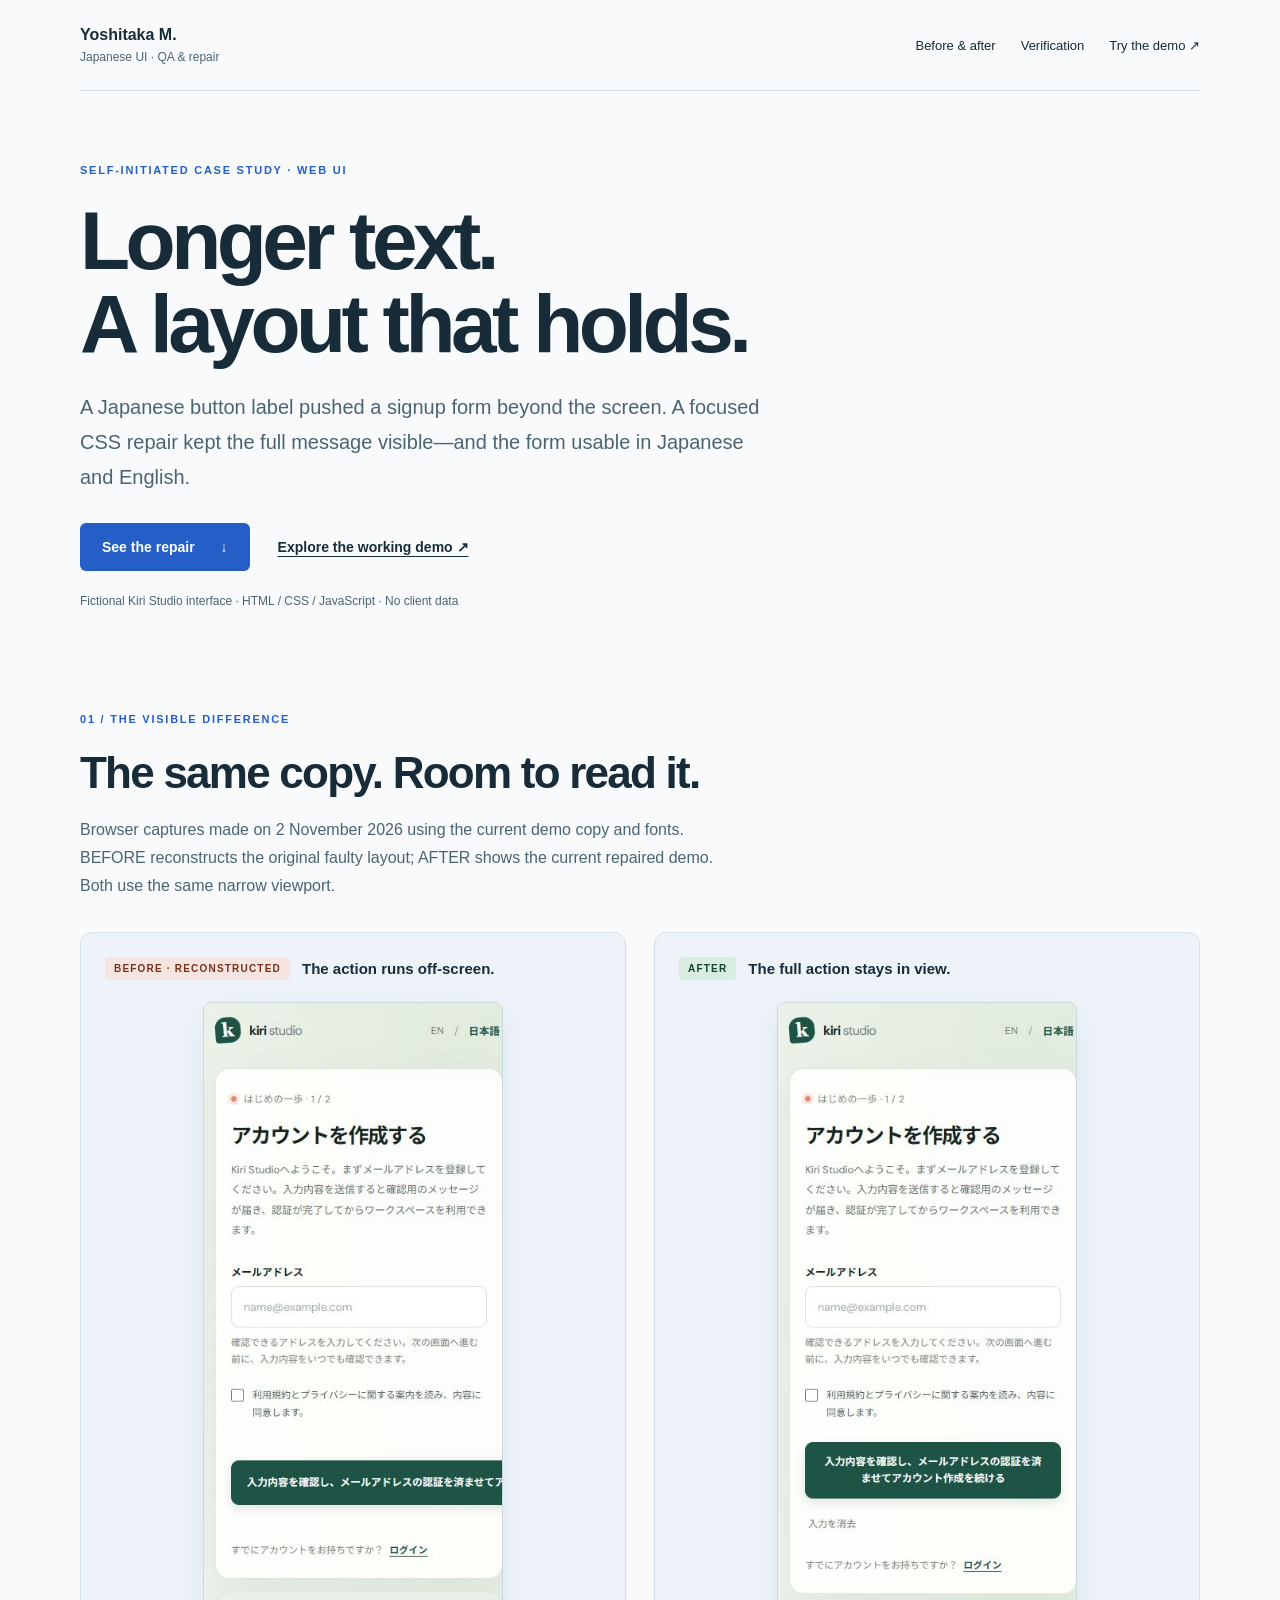
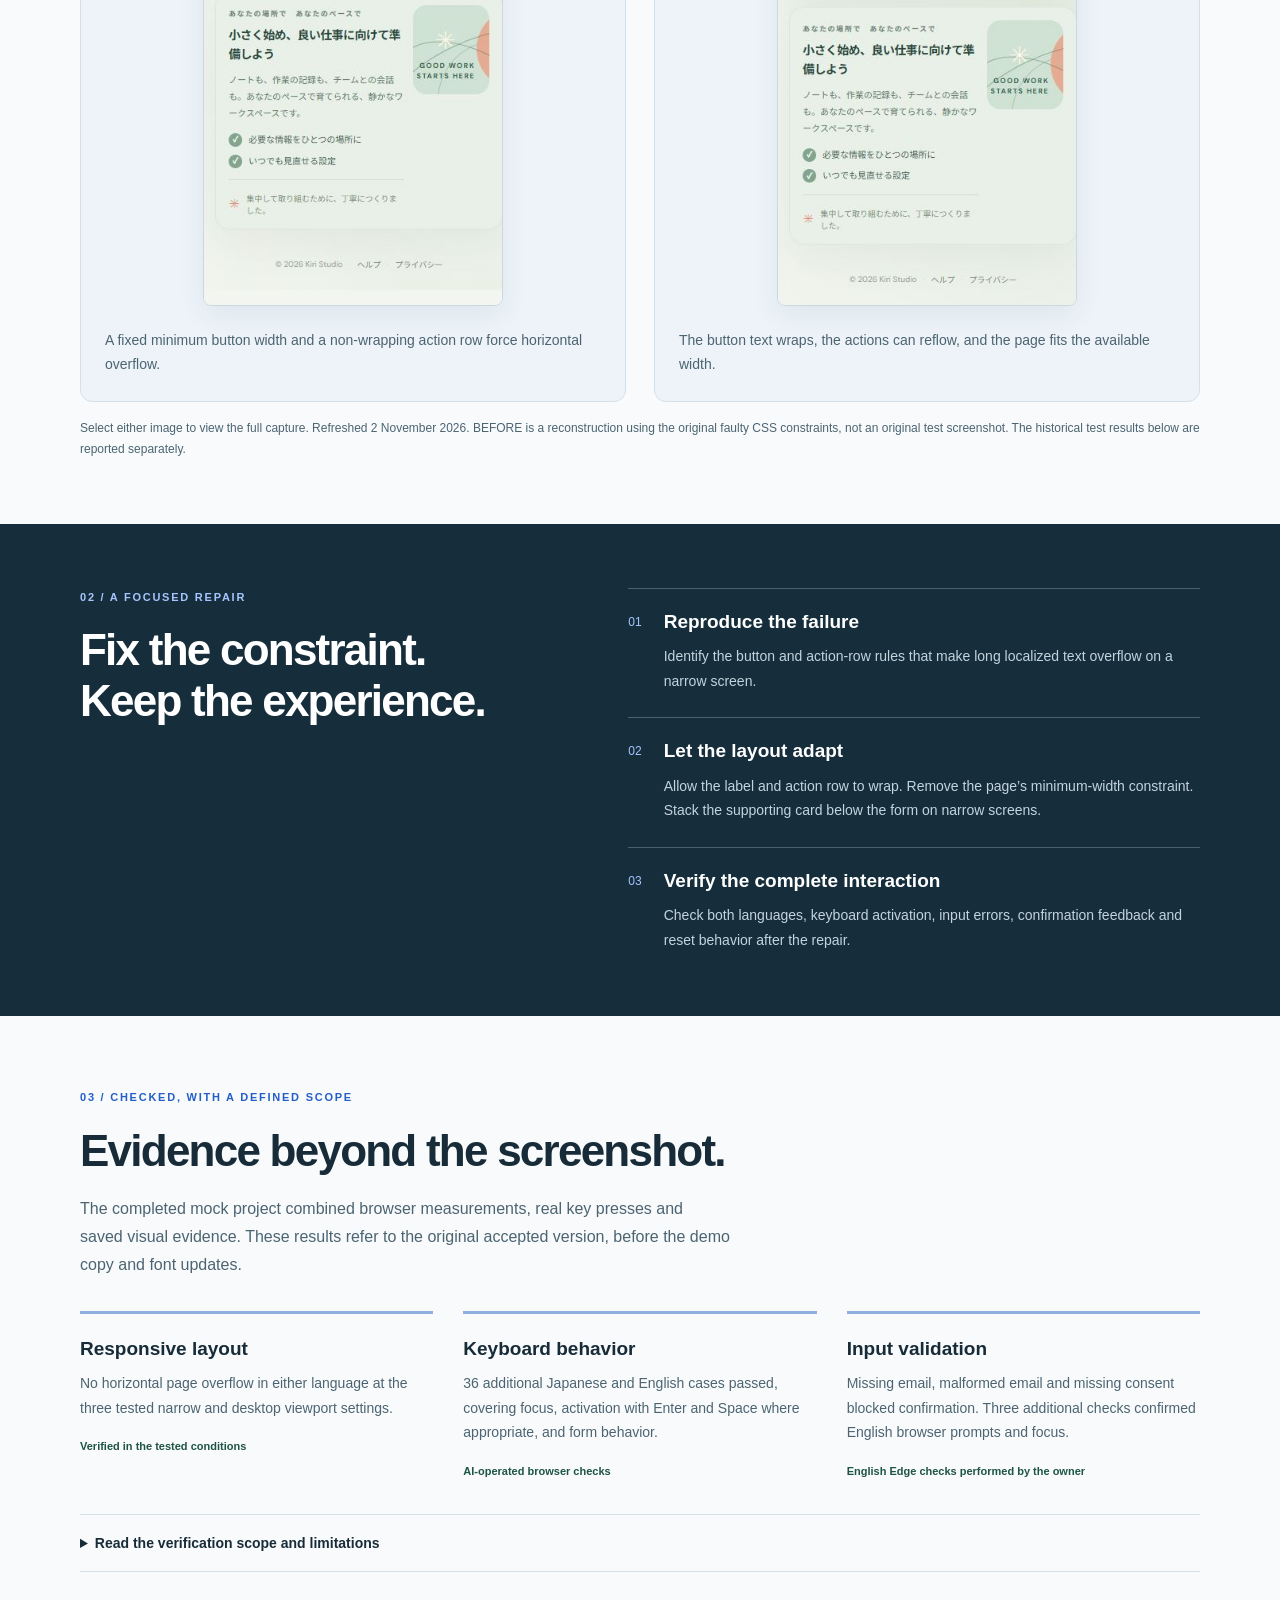
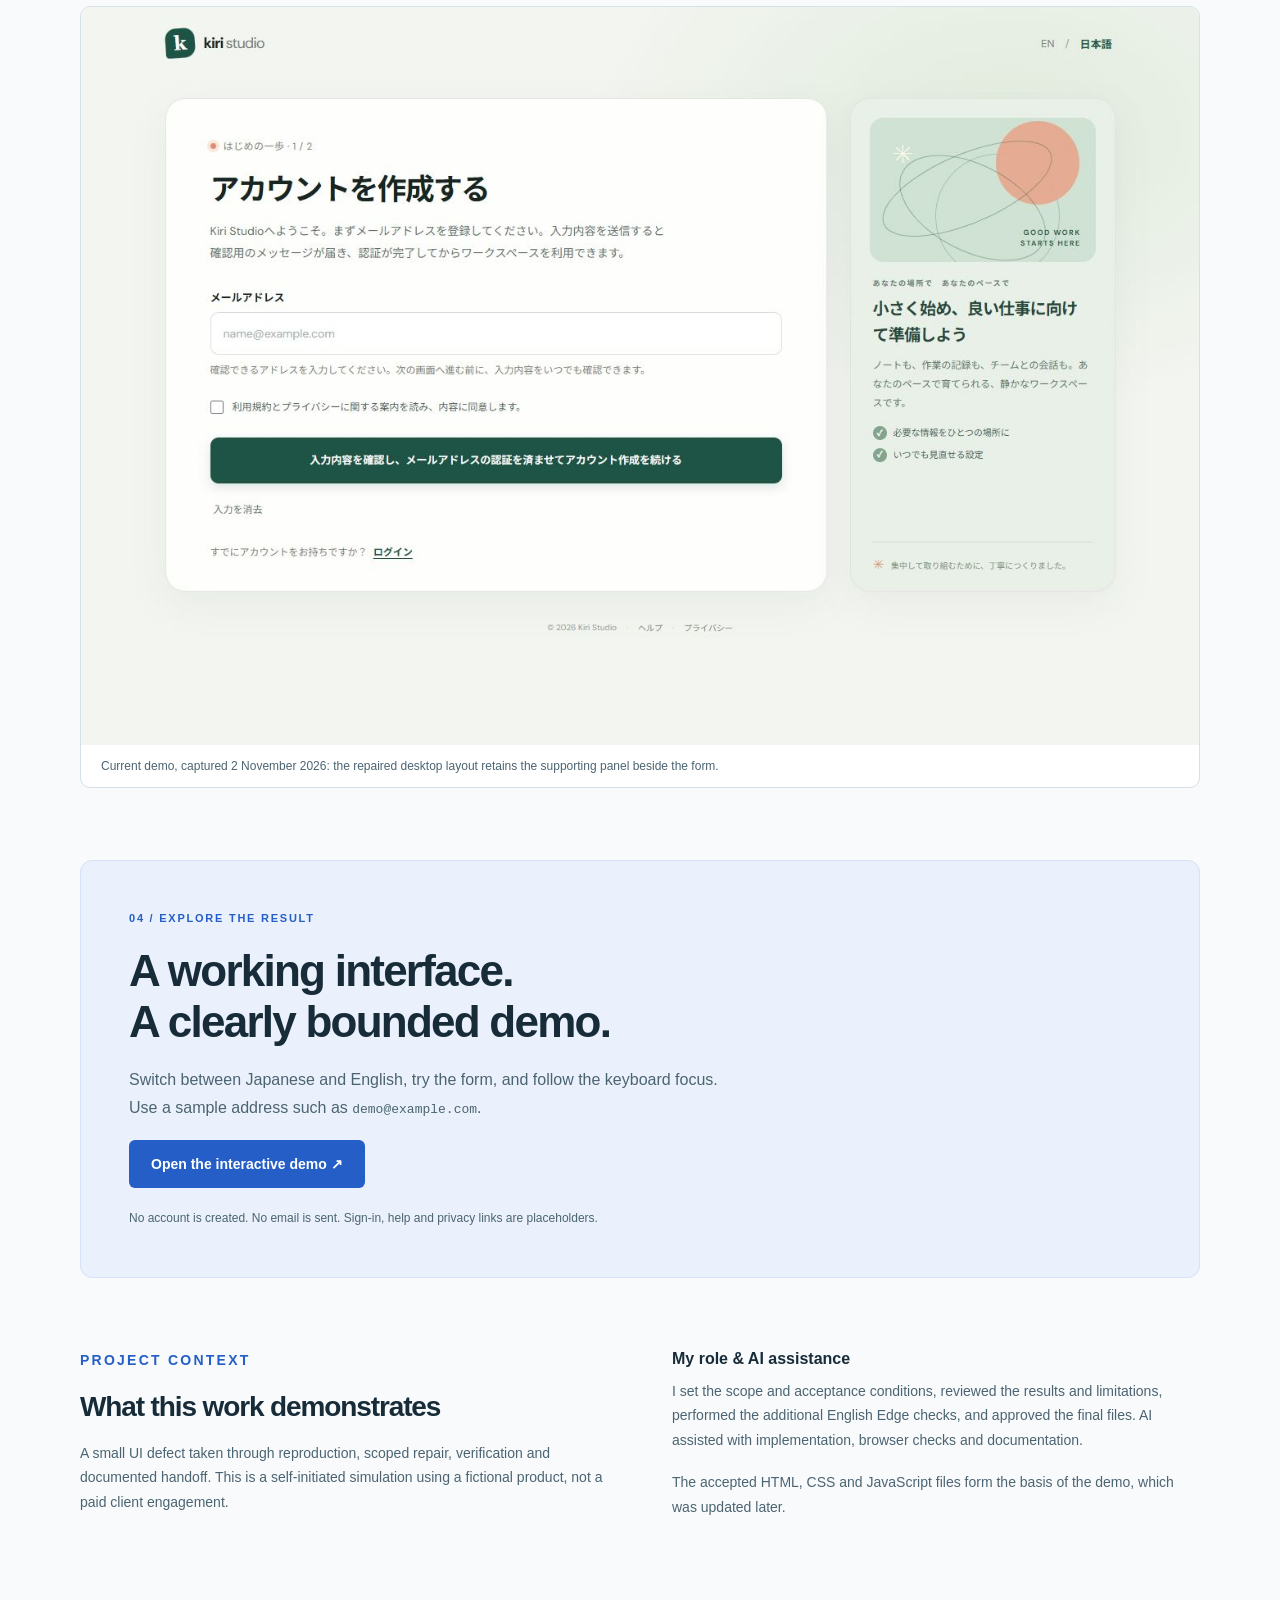
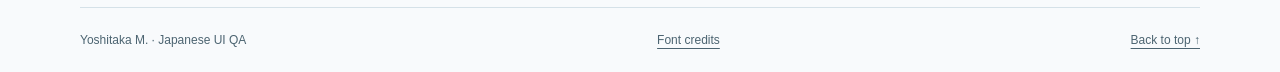
<file: index.html>
<!doctype html>
<html lang="en"><head><meta charset="utf-8"><meta name="viewport" content="width=device-width, initial-scale=1"><meta name="description" content="A Japanese and English UI repair case study: fixing a button that overflowed on narrow screens, with before-and-after evidence and a working demo."><title>Japanese UI Repair — Yoshitaka M.</title><link rel="stylesheet" href="styles.css"><script src="app.js" defer></script></head>
<body><a class="skip" href="#main">Skip to content</a><header class="header wrap"><a class="identity" href="#top">Yoshitaka M.<span>Japanese UI · QA &amp; repair</span></a><nav aria-label="Sections"><a href="#comparison">Before &amp; after</a><a href="#verification">Verification</a><a href="demo.html">Try the demo <span aria-hidden="true">↗</span></a></nav></header>
<main id="main"><section class="hero wrap" id="top"><p class="eyebrow">SELF-INITIATED CASE STUDY · WEB UI</p><h1>Longer text.<br>A layout that holds.</h1><p class="lead">A Japanese button label pushed a signup form beyond the screen. A focused CSS repair kept the full message visible—and the form usable in Japanese and English.</p><div class="hero-actions"><a class="button" href="#comparison">See the repair <span aria-hidden="true">↓</span></a><a class="text-link" href="demo.html">Explore the working demo ↗</a></div><p class="note">Fictional Kiri Studio interface · HTML / CSS / JavaScript · No client data</p></section>
<section class="comparison wrap" id="comparison" aria-labelledby="comparison-title"><div class="section-heading"><p class="eyebrow">01 / THE VISIBLE DIFFERENCE</p><h2 id="comparison-title">The same copy.<br> Room to read it.</h2><p>Browser captures made on 2 November 2026 using the current demo copy and fonts. BEFORE reconstructs the original faulty layout; AFTER shows the current repaired demo. Both use the same narrow viewport.</p></div><div class="comparison-grid"><figure><figcaption><span class="tag before">BEFORE · RECONSTRUCTED</span><strong>The action runs off-screen.</strong></figcaption><a class="capture" href="assets/before-390-20261102.jpg" aria-label="Open the full before screenshot"><img src="assets/before-390-20261102.jpg" alt="Reconstructed original layout with current Japanese copy and fonts: the long primary button extends past the right edge." width="375" height="1134"></a><p>A fixed minimum button width and a non-wrapping action row force horizontal overflow.</p></figure><figure><figcaption><span class="tag after">AFTER</span><strong>The full action stays in view.</strong></figcaption><a class="capture" href="assets/after-390-20261102.jpg" aria-label="Open the full after screenshot"><img src="assets/after-390-20261102.jpg" alt="The current repaired Japanese form: the full primary action wraps within the card, with the reset action beneath." width="375" height="1134"></a><p>The button text wraps, the actions can reflow, and the page fits the available width.</p></figure></div><p class="caption">Select either image to view the full capture. Refreshed 2 November 2026. BEFORE is a reconstruction using the original faulty CSS constraints, not an original test screenshot. The historical test results below are reported separately.</p></section>
<section class="repair-band"><div class="wrap repair"><div><p class="eyebrow">02 / A FOCUSED REPAIR</p><h2>Fix the constraint.<br>Keep the experience.</h2></div><div class="steps"><article><span>01</span><div><h3>Reproduce the failure</h3><p>Identify the button and action-row rules that make long localized text overflow on a narrow screen.</p></div></article><article><span>02</span><div><h3>Let the layout adapt</h3><p>Allow the label and action row to wrap. Remove the page’s minimum-width constraint. Stack the supporting card below the form on narrow screens.</p></div></article><article><span>03</span><div><h3>Verify the complete interaction</h3><p>Check both languages, keyboard activation, input errors, confirmation feedback and reset behavior after the repair.</p></div></article></div></div></section>
<section class="wrap results" id="verification"><div class="section-heading"><p class="eyebrow">03 / CHECKED, WITH A DEFINED SCOPE</p><h2>Evidence beyond the screenshot.</h2><p>The completed mock project combined browser measurements, real key presses and saved visual evidence. These results refer to the original accepted version, before the demo copy and font updates.</p></div><div class="results-list"><article><h3>Responsive layout</h3><p>No horizontal page overflow in either language at the three tested narrow and desktop viewport settings.</p><span class="result">Verified in the tested conditions</span></article><article><h3>Keyboard behavior</h3><p>36 additional Japanese and English cases passed, covering focus, activation with Enter and Space where appropriate, and form behavior.</p><span class="result">AI-operated browser checks</span></article><article><h3>Input validation</h3><p>Missing email, malformed email and missing consent blocked confirmation. Three additional checks confirmed English browser prompts and focus.</p><span class="result">English Edge checks performed by the owner</span></article></div><details><summary>Read the verification scope and limitations</summary><div class="detail-body"><p>Original layout checks used 320, 390 and 1365 CSS-pixel viewport settings, with Japanese and English tested at each. These are recorded test conditions, not a claim of coverage on every device.</p><p>Layout and the 36 additional keyboard cases were checked by AI through the in-app browser. The three English-browser error checks were performed by the owner in Microsoft Edge with English (United Kingdom) UI; screenshots and reported outcomes were reviewed against the conditions. They are separate evidence sources.</p><p>This was not a full accessibility audit, an automated CI test suite, or an all-browser/device certification. Browser-provided validation prompts follow the browser’s language, independently of the page’s EN / 日本語 switch.</p></div></details><figure class="desktop-shot"><img src="assets/after-1365-20261102.jpg" alt="Repaired Japanese Kiri Studio screen on desktop: the form and supporting panel are displayed side by side." width="1365" height="900" loading="lazy"><figcaption>Current demo, captured 2 November 2026: the repaired desktop layout retains the supporting panel beside the form.</figcaption></figure></section>
<section class="wrap demo-callout"><p class="eyebrow">04 / EXPLORE THE RESULT</p><h2>A working interface.<br>A clearly bounded demo.</h2><p>Switch between Japanese and English, try the form, and follow the keyboard focus. Use a sample address such as <code>demo@example.com</code>.</p><a class="button" href="demo.html">Open the interactive demo ↗</a><p class="note">No account is created. No email is sent. Sign-in, help and privacy links are placeholders.</p></section>
<section class="wrap about"><div><p class="eyebrow">PROJECT CONTEXT</p><h2>What this work demonstrates</h2><p>A small UI defect taken through reproduction, scoped repair, verification and documented handoff. This is a self-initiated simulation using a fictional product, not a paid client engagement.</p></div><div><h3>My role &amp; AI assistance</h3><p>I set the scope and acceptance conditions, reviewed the results and limitations, performed the additional English Edge checks, and approved the final files. AI assisted with implementation, browser checks and documentation.</p><p>The accepted HTML, CSS and JavaScript files form the basis of the demo, which was updated later.</p></div></section></main><footer class="wrap footer"><span>Yoshitaka M. · Japanese UI QA</span><a href="font-credits.html">Font credits</a><a href="#top">Back to top ↑</a></footer></body></html>
</file>
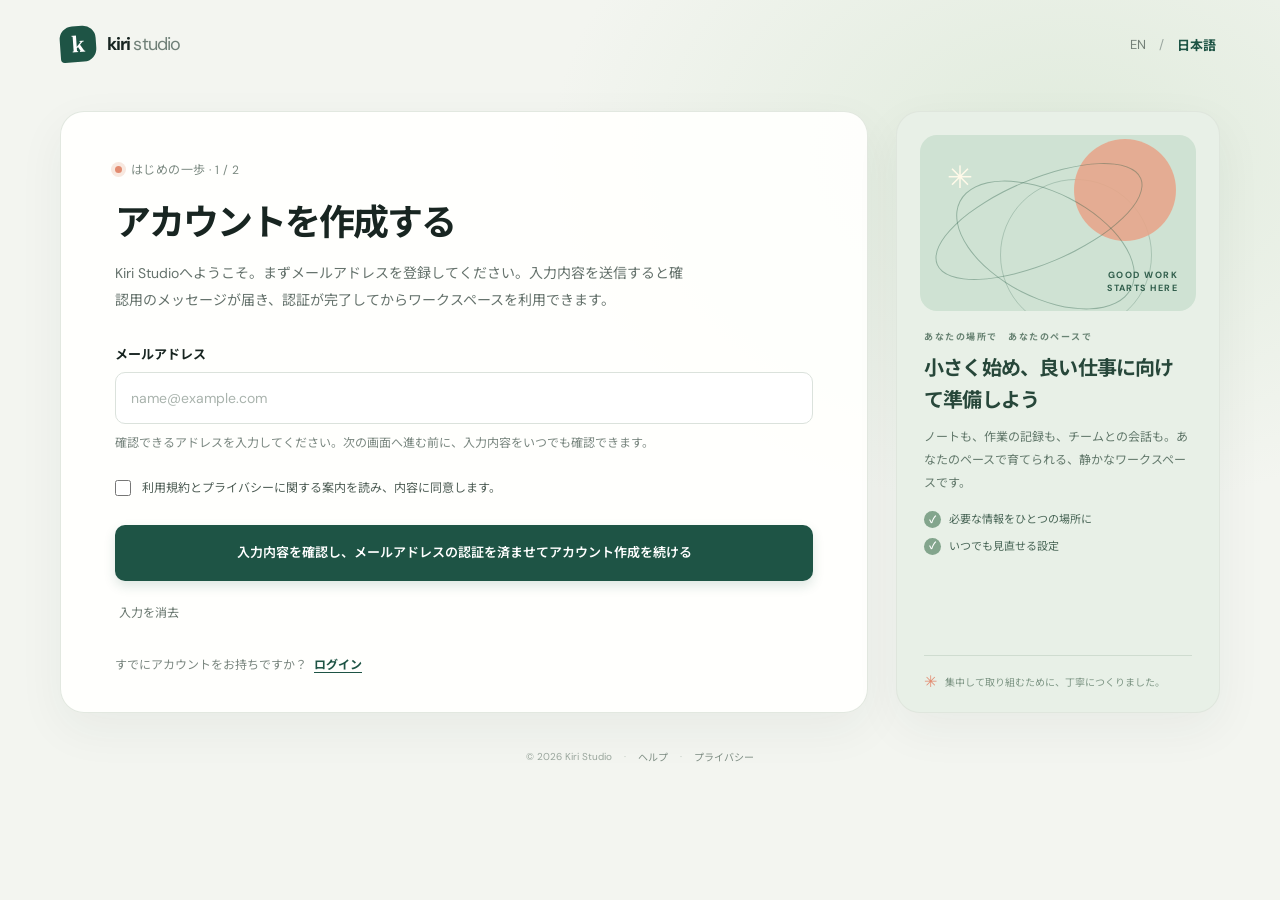
<file: demo/index.html>
<!doctype html>
<html lang="ja">
  <head>
    <meta charset="utf-8">
    <meta name="viewport" content="width=device-width, initial-scale=1">
    <meta name="color-scheme" content="light">
    <title>Create your Kiri Studio account</title>
    <link rel="stylesheet" href="styles.css?v=20261102">
    <script src="app.js?v=20261102" defer></script>
  </head>
  <body>
    <div class="site-shell">
      <header class="topbar">
        <a class="brand" href="#top" aria-label="Kiri Studio home">
          <span class="brand-mark" aria-hidden="true">k</span>
          <span class="brand-name">kiri<span>studio</span></span>
        </a>
        <div class="language-picker" role="group" aria-label="Language / 言語">
          <button class="language-button" type="button" data-language="en" aria-pressed="false">EN</button>
          <span class="language-divider" aria-hidden="true">/</span>
          <button class="language-button" type="button" data-language="ja" aria-pressed="true">日本語</button>
        </div>
      </header>

      <main id="top" class="page-layout">
        <section class="form-card" aria-labelledby="page-title">
          <div class="step-label"><span class="step-dot" aria-hidden="true"></span><span data-copy="step">はじめの一歩 · 1 / 2</span></div>
          <h1 id="page-title" data-copy="title">アカウントを作成する</h1>
          <p class="intro" data-copy="intro">Kiri Studioへようこそ。まずメールアドレスを登録してください。入力内容を送信すると確認用のメッセージが届き、認証が完了してからワークスペースを利用できます。</p>

          <form id="account-form">
            <label class="field-label" for="email" data-copy="emailLabel">メールアドレス</label>
            <input id="email" name="email" type="email" autocomplete="email" required placeholder="name@example.com" aria-describedby="email-help">
            <p id="email-help" class="field-help" data-copy="emailHelp">確認できるアドレスを入力してください。次の画面へ進む前に、入力内容をいつでも確認できます。</p>

            <label class="consent-row" for="terms">
              <input id="terms" name="terms" type="checkbox" required>
              <span data-copy="terms">利用規約とプライバシーに関する案内を読み、内容に同意します。</span>
            </label>

            <div class="form-actions">
              <button class="primary-action" type="submit" data-copy="submit">入力内容を確認し、メールアドレスの認証を済ませてアカウント作成を続ける</button>
              <button class="reset-action" type="reset" data-copy="reset">入力を消去</button>
            </div>
            <p id="form-status" class="form-status" role="status" aria-live="polite" tabindex="-1"></p>
          </form>

          <p class="signin-note"><span data-copy="signin">すでにアカウントをお持ちですか？</span> <a href="#signin" data-copy="signinLink">ログイン</a></p>
        </section>

        <aside class="side-card" aria-labelledby="side-title">
          <div class="side-art" aria-hidden="true"><span class="art-orbit orbit-one"></span><span class="art-orbit orbit-two"></span><span class="art-spark">✳</span><span class="art-caption">GOOD WORK<br>STARTS HERE</span></div>
          <p class="side-kicker" data-copy="sideKicker">YOUR SPACE, YOUR PACE</p>
          <h2 id="side-title" data-copy="sideTitle">小さく始め、良い仕事に向けて準備しよう</h2>
          <p class="side-copy" data-copy="sideCopy">ノートも、作業の記録も、チームとの会話も。あなたのペースで育てられる、静かなワークスペースです。</p>
          <ul class="benefit-list">
            <li><span class="benefit-check" aria-hidden="true">✓</span><span data-copy="benefitOne">必要な情報をひとつの場所に</span></li>
            <li><span class="benefit-check" aria-hidden="true">✓</span><span data-copy="benefitTwo">いつでも見直せる設定</span></li>
          </ul>
          <div class="side-foot"><span class="side-foot-mark" aria-hidden="true">✳</span><span data-copy="sideFoot">Thoughtfully made for focused work.</span></div>
        </aside>
      </main>

      <footer class="page-footer"><span>© 2026 Kiri Studio</span><span class="footer-dot" aria-hidden="true">·</span><a href="#help" data-copy="help">ヘルプ</a><span class="footer-dot" aria-hidden="true">·</span><a href="#privacy" data-copy="privacy">プライバシー</a></footer>
    </div>
  </body>
</html>
</file>
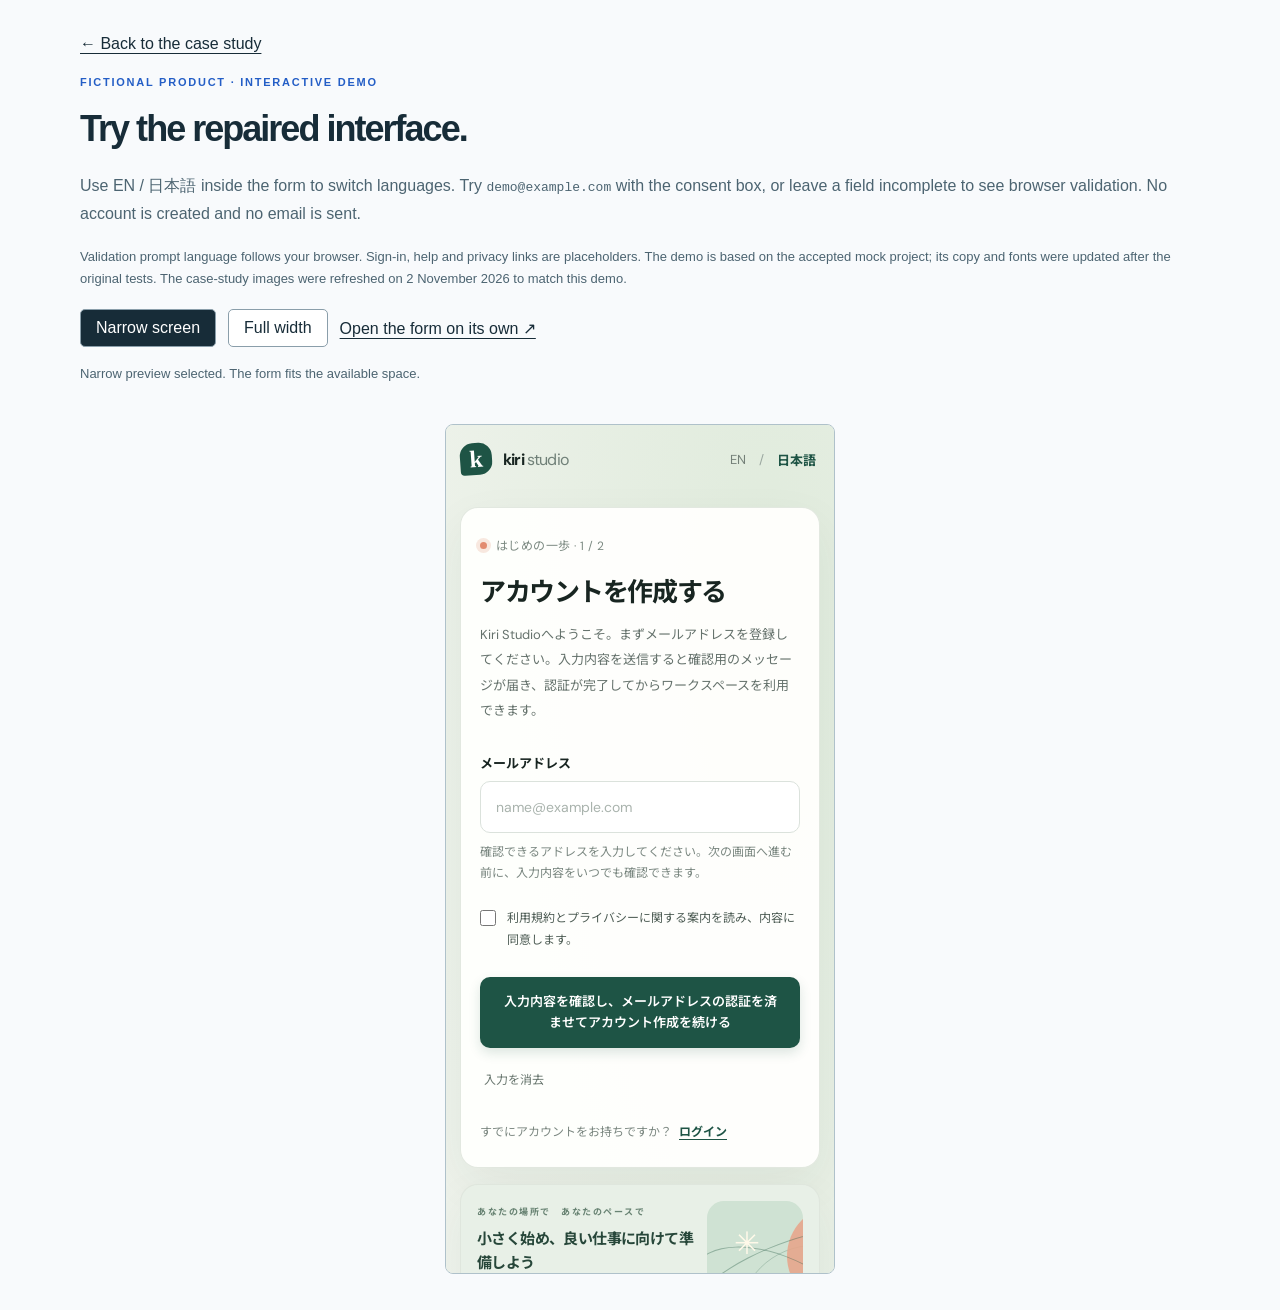
<file: demo.html>
<!doctype html><html lang="en"><head><meta charset="utf-8"><meta name="viewport" content="width=device-width, initial-scale=1"><title>Interactive UI Repair Demo — Yoshitaka M.</title><link rel="stylesheet" href="styles.css"><script src="app.js" defer></script></head><body><main class="wrap"><section class="demo-intro"><a class="demo-back" href="index.html">← Back to the case study</a><p class="eyebrow">FICTIONAL PRODUCT · INTERACTIVE DEMO</p><h1>Try the repaired interface.</h1><p>Use EN / 日本語 inside the form to switch languages. Try <code>demo@example.com</code> with the consent box, or leave a field incomplete to see browser validation. No account is created and no email is sent.</p><p class="demo-hint">Validation prompt language follows your browser. Sign-in, help and privacy links are placeholders. The demo is based on the accepted mock project; its copy and fonts were updated after the original tests. The case-study images were refreshed on 2 November 2026 to match this demo.</p><div class="demo-toolbar" role="group" aria-label="Preview width"><button type="button" data-view="narrow" aria-pressed="true">Narrow screen</button><button type="button" data-view="wide" aria-pressed="false">Full width</button><a href="demo/index.html?v=20261102">Open the form on its own ↗</a></div><p class="demo-hint" id="view-status" role="status">Narrow preview selected. The form fits the available space.</p></section><div class="demo-stage narrow"><iframe class="demo-frame" src="demo/index.html?v=20261102" title="Kiri Studio fictional signup form — repaired version" sandbox="allow-scripts allow-same-origin allow-forms"></iframe></div></main></body></html>
</file>
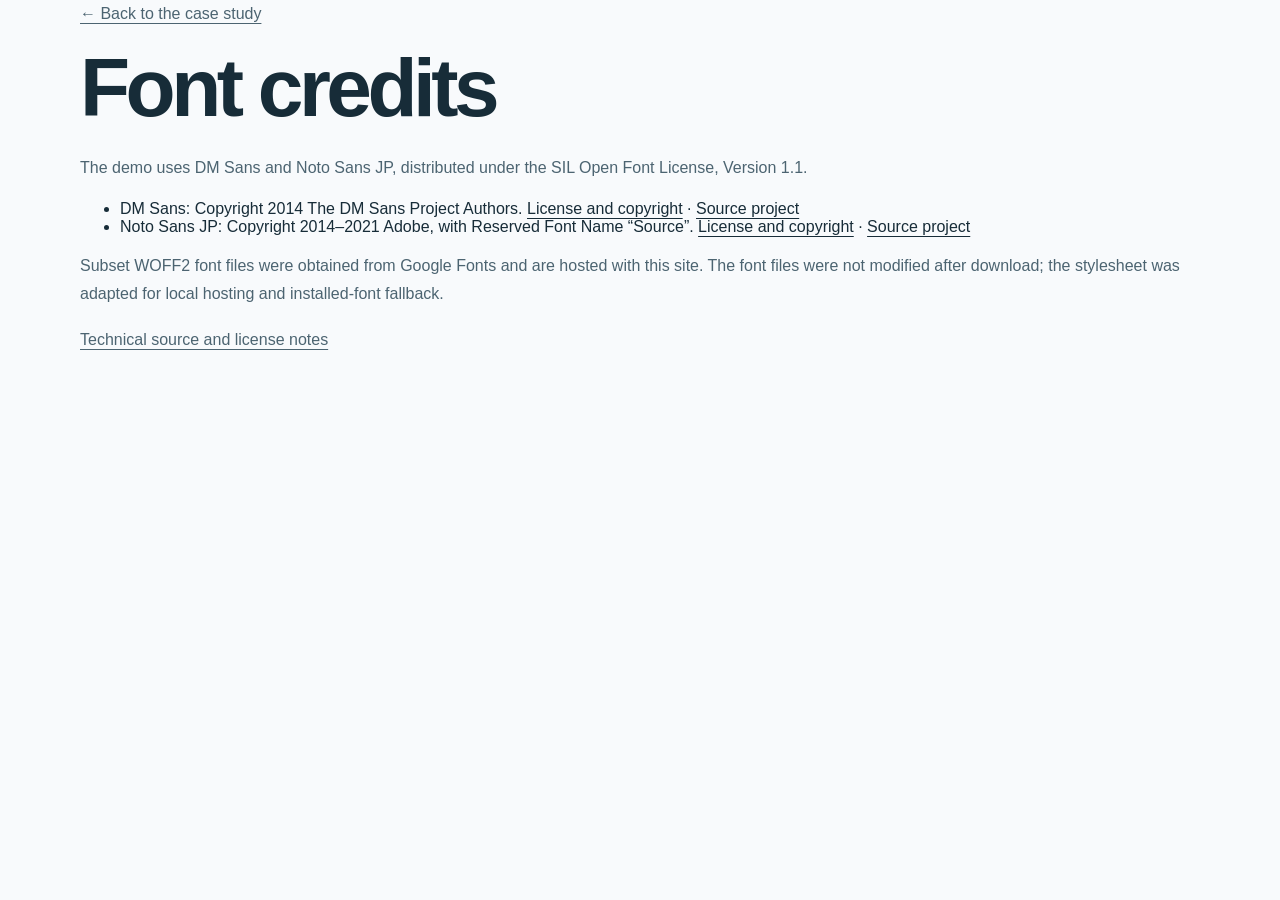
<file: font-credits.html>
<!doctype html>
<html lang="en"><head><meta charset="utf-8"><meta name="viewport" content="width=device-width, initial-scale=1"><title>Font credits — Japanese UI Repair</title><link rel="stylesheet" href="styles.css"></head>
<body><main class="wrap"><p><a href="index.html">← Back to the case study</a></p><h1>Font credits</h1><p>The demo uses DM Sans and Noto Sans JP, distributed under the SIL Open Font License, Version 1.1.</p><ul><li>DM Sans: Copyright 2014 The DM Sans Project Authors. <a href="demo/fonts/split/DMSans-OFL.txt">License and copyright</a> · <a href="https://github.com/googlefonts/dm-fonts">Source project</a></li><li>Noto Sans JP: Copyright 2014–2021 Adobe, with Reserved Font Name “Source”. <a href="demo/fonts/split/NotoSansJP-OFL.txt">License and copyright</a> · <a href="https://github.com/notofonts/noto-cjk">Source project</a></li></ul><p>Subset WOFF2 font files were obtained from Google Fonts and are hosted with this site. The font files were not modified after download; the stylesheet was adapted for local hosting and installed-font fallback.</p><p><a href="demo/fonts/split/README.md">Technical source and license notes</a></p></main></body></html>
</file>
<file: styles.css>
:root{font-family:Arial,"Yu Gothic UI",Meiryo,sans-serif;color:#172c38;background:#f8fafc;--muted:#4c6471;--line:#d5e1e8;--blue:#245ec6;--green:#1e5445}*{box-sizing:border-box}html{scroll-behavior:smooth;scroll-padding-top:24px}body{margin:0}a{color:inherit;text-underline-offset:4px}img{display:block;max-width:100%;height:auto}button,input{font:inherit}.wrap{width:min(1120px,calc(100% - 64px));margin-inline:auto}.header{display:flex;justify-content:space-between;align-items:center;gap:24px;padding-block:26px;border-bottom:1px solid var(--line)}.identity{font-weight:700;text-decoration:none}.identity span{display:block;font-size:12px;font-weight:400;margin-top:6px;color:var(--muted)}nav{display:flex;gap:25px;font-size:13px}nav a{text-decoration:none}nav a:hover,.text-link:hover{color:var(--blue)}.hero{padding-block:70px 48px}.eyebrow{font-size:11px;font-weight:700;letter-spacing:.16em;color:var(--blue);line-height:1.8;margin:0 0 18px}h1{font-size:clamp(44px,6.5vw,82px);line-height:1.02;letter-spacing:-.055em;margin:0 0 24px;max-width:850px}h2{font-size:clamp(28px,3.6vw,44px);letter-spacing:-.04em;line-height:1.15;margin:0 0 18px}h3{font-size:19px;line-height:1.4;margin:0 0 9px}p{line-height:1.75;color:var(--muted);margin:0 0 18px}.lead{font-size:20px;max-width:700px}.hero-actions{display:flex;align-items:center;gap:28px;flex-wrap:wrap;margin:28px 0 20px}.button{display:inline-flex;align-items:center;justify-content:center;gap:26px;background:var(--blue);color:white;border:0;border-radius:6px;padding:16px 22px;font-size:14px;font-weight:700;text-decoration:none}.button:hover{background:#194998}.text-link{font-size:14px;font-weight:700}.note,.caption{font-size:12px;color:var(--muted)}.comparison{padding:32px 0 64px}.section-heading{max-width:650px;margin-bottom:32px}.section-heading h2 br{display:none}.comparison-grid{display:grid;grid-template-columns:1fr 1fr;gap:28px}figure{margin:0}.comparison-grid figure{background:#edf3f9;border:1px solid var(--line);border-radius:12px;padding:24px}.comparison-grid figcaption{display:flex;gap:12px;align-items:center;margin-bottom:22px;font-size:15px;flex-wrap:wrap}.tag{font-size:10px;letter-spacing:.12em;font-weight:700;border-radius:4px;padding:6px 9px}.before{background:#f5e4df;color:#77321e}.after{background:#d9ece2;color:#15442d}.capture{display:block;width:min(100%,300px);margin:auto;border:1px solid #cbd9df;border-radius:8px;overflow:hidden;box-shadow:0 10px 28px #21394912}.capture img{width:100%}.comparison-grid figure p{font-size:14px;margin:22px 0 0}.caption{margin:16px 0 0}.repair-band{background:#162e3b;color:white}.repair{display:grid;grid-template-columns:1fr 1.2fr;gap:72px;padding-block:64px}.repair .eyebrow{color:#a6c5ff}.repair p{color:#c2d4de}.steps article{display:flex;gap:22px;border-top:1px solid #49606d;padding-top:20px;margin-bottom:24px}.steps article>span{font-size:12px;color:#a6c5ff;padding-top:6px}.steps article:last-child{margin:0}.steps p{font-size:14px;margin:0}.results{padding-block:72px}.results-list{display:grid;grid-template-columns:repeat(3,1fr);gap:30px}.results-list article{border-top:3px solid #8eafe0;padding-top:22px}.results-list p{font-size:14px}.result{display:block;font-size:11px;font-weight:700;color:var(--green);line-height:1.6}details{margin:34px 0;border-block:1px solid var(--line)}summary{cursor:pointer;padding:20px 0;font-size:14px;font-weight:700}.detail-body{max-width:850px;font-size:14px;padding-bottom:10px}.desktop-shot{border:1px solid var(--line);border-radius:10px;overflow:hidden;background:white}.desktop-shot figcaption{padding:14px 20px;font-size:12px;color:var(--muted)}.demo-callout{padding:48px;background:#eaf1fc;border:1px solid #d5e2f7;border-radius:12px}.demo-callout>p{max-width:620px}.demo-callout .note{margin:20px 0 0}.about{display:grid;grid-template-columns:1fr 1fr;gap:64px;padding-block:70px}.about p{font-size:14px}.about h2{font-size:28px}.about h3{font-size:16px}.footer{display:flex;justify-content:space-between;gap:20px;padding-block:25px;border-top:1px solid var(--line);font-size:12px;color:var(--muted)}:focus-visible{outline:3px solid #b45b15;outline-offset:5px}.skip{position:absolute;top:-100px;left:12px;background:white;padding:14px;z-index:20}.skip:focus{top:10px}code{overflow-wrap:anywhere}.demo-intro{padding-block:35px 20px}.demo-intro h1{font-size:36px}.demo-toolbar{display:flex;align-items:center;gap:12px;flex-wrap:wrap;margin-bottom:16px}.demo-toolbar button{padding:9px 15px;border:1px solid #8a9eaa;border-radius:5px;background:white;cursor:pointer;color:#172c38}.demo-toolbar button[aria-pressed=true]{background:#172c38;color:white}.demo-frame{display:block;width:100%;height:850px;border:1px solid #afc1ca;background:#f3f5f0;margin:0 auto;border-radius:8px}.demo-stage{padding-bottom:36px}.demo-stage.narrow .demo-frame{max-width:390px}.demo-hint{font-size:13px}.demo-back{display:inline-block;margin-bottom:20px}@media(max-width:700px){.wrap{width:calc(100% - 36px)}.header{align-items:flex-start;flex-direction:column;gap:18px}nav{gap:18px;flex-wrap:wrap}.hero{padding-block:42px 22px}.lead{font-size:17px}.comparison-grid{gap:14px}.comparison-grid figure{padding:13px}.comparison-grid figcaption{font-size:13px;gap:8px}.comparison-grid figure p{font-size:12px}.repair,.about{grid-template-columns:1fr;gap:24px;padding-block:42px}.results{padding-block:42px}.results-list{grid-template-columns:1fr;gap:25px}.demo-callout{padding:28px}.demo-frame{height:780px}}@media(max-width:420px){.comparison-grid{grid-template-columns:1fr}.hero-actions{gap:20px}nav{font-size:12px}}@media(prefers-reduced-motion:reduce){html{scroll-behavior:auto}}
</file>
<file: demo/styles.css>
@import url("fonts/split/font-faces.css");

:root {
  font-family: "DM Sans", "Noto Sans JP", "Yu Gothic UI", Meiryo, sans-serif;
  color: #182521;
  background: #f3f5f0;
  font-synthesis: none;
  text-rendering: optimizeLegibility;
  --ink: #182521;
  --muted: #65726c;
  --green: #1e5445;
  --mint: #deeee2;
  --line: #e4e9e2;
  --coral: #e28b70;
}

* { box-sizing: border-box; }

body {
  margin: 0;
  min-width: 0;
  min-height: 100vh;
  background:
    radial-gradient(ellipse at 83% 17%, rgba(212, 229, 208, .62), transparent 32rem),
    #f3f5f0;
}

button, input { font: inherit; }
a { color: var(--green); }

.site-shell { width: min(1160px, calc(100% - 64px)); margin: 0 auto; }
.topbar { height: 88px; display: flex; align-items: center; justify-content: space-between; }
.brand { display: inline-flex; align-items: center; gap: 11px; color: var(--ink); text-decoration: none; }
.brand-mark { display: grid; place-items: center; width: 36px; height: 36px; border-radius: 13px 13px 13px 4px; color: white; background: var(--green); font-size: 24px; line-height: 1; font-weight: 600; font-family: Georgia, serif; transform: rotate(-4deg); }
.brand-name { font-size: 18px; letter-spacing: -.05em; font-weight: 700; }
.brand-name span { margin-left: 3px; font-weight: 400; color: #708078; }
.language-picker { display: flex; align-items: center; gap: 9px; color: #9aa69f; font-size: 13px; }
.language-button { border: 0; padding: 8px 4px; background: transparent; color: #748078; cursor: pointer; border-radius: 4px; }
.language-button[aria-pressed="true"] { color: var(--green); font-weight: 700; }
.language-button:focus-visible, a:focus-visible, button:focus-visible, input:focus-visible { outline: 3px solid #e6a183; outline-offset: 3px; }

.page-layout { display: grid; grid-template-columns: minmax(0, 1fr) 324px; gap: 28px; align-items: stretch; padding: 23px 0 36px; }
.form-card, .side-card { border: 1px solid rgba(222, 229, 220, .88); border-radius: 24px; box-shadow: 0 16px 48px rgba(35, 57, 46, .055); }
.form-card { min-width: 0; padding: 48px 54px 36px; background: rgba(255, 255, 253, .94); }
.step-label { display: flex; align-items: center; gap: 9px; min-height: 18px; color: #7b8981; font-size: 12px; letter-spacing: .04em; }
.step-dot { flex: 0 0 7px; width: 7px; height: 7px; border-radius: 50%; background: var(--coral); box-shadow: 0 0 0 4px #f8e8df; }
h1 { margin: 21px 0 12px; max-width: 17em; font-size: clamp(26px, 3vw, 36px); line-height: 1.35; letter-spacing: -.055em; font-weight: 700; }
.intro { max-width: 58ch; margin: 0 0 30px; color: var(--muted); font-size: 14px; line-height: 1.95; }
.field-label { display: block; margin-bottom: 9px; font-size: 13px; font-weight: 700; }
#email { display: block; width: 100%; min-width: 0; height: 52px; padding: 0 15px; border: 1px solid #dbe2dc; border-radius: 10px; color: var(--ink); background: #fff; font-size: 14px; }
#email::placeholder { color: #a9b3ad; }
.field-help { margin: 9px 0 24px; color: #7a8780; font-size: 12px; line-height: 1.75; }
.consent-row { display: flex; align-items: flex-start; gap: 11px; margin: 0 0 25px; color: #4e5d55; font-size: 12px; line-height: 1.8; }
.consent-row input { flex: 0 0 auto; margin: 2px 0 0; width: 16px; height: 16px; accent-color: var(--green); }
.form-actions { display: flex; flex-wrap: wrap; align-items: center; gap: 12px 18px; }
.primary-action { width: 100%; min-height: 56px; padding: 14px 20px; border: 0; border-radius: 10px; color: #fff; background: var(--green); font-weight: 600; font-size: 13px; line-height: 1.65; text-align: center; cursor: pointer; box-shadow: 0 5px 12px rgba(30, 84, 69, .15); transition: background .15s ease, transform .15s ease; }
.primary-action:hover { background: #174738; transform: translateY(-1px); }
.reset-action { min-height: 38px; padding: 6px 4px; border: 0; color: #69776f; background: transparent; font-size: 12px; cursor: pointer; }
.form-status { min-height: 0; margin: 0; color: var(--green); font-size: 13px; line-height: 1.7; }
.form-status:not(:empty) { margin-top: 15px; padding: 11px 13px; border-radius: 9px; background: #eaf3eb; }
.signin-note { margin: 24px 0 0; color: #7b8780; font-size: 12px; line-height: 1.8; }
.signin-note a { margin-left: 4px; font-weight: 700; text-underline-offset: 3px; }

.side-card { display: flex; flex-direction: column; min-width: 0; overflow: hidden; padding: 24px 27px 20px; background: #e8f0e7; }
.side-art { position: relative; height: 176px; margin: -1px -4px 19px; overflow: hidden; border-radius: 17px; background: #cfe2d3; }
.side-art::before { content: ""; position: absolute; width: 150px; height: 150px; top: 44px; left: 80px; border: 1px solid rgba(39, 93, 70, .23); border-radius: 50%; }
.side-art::after { content: ""; position: absolute; width: 102px; height: 102px; top: 4px; left: 154px; border-radius: 50%; background: #e8a58a; opacity: .88; }
.art-orbit { position: absolute; z-index: 1; border: 1px solid rgba(37, 90, 67, .36); border-radius: 50%; transform: rotate(-23deg); }
.orbit-one { width: 222px; height: 85px; top: 44px; left: 8px; }
.orbit-two { width: 193px; height: 106px; top: 57px; left: 29px; transform: rotate(27deg); }
.art-spark { position: absolute; z-index: 2; top: 22px; left: 27px; color: #fff9e9; font-size: 31px; }
.art-caption { position: absolute; z-index: 2; right: 18px; bottom: 16px; color: #315e4c; font-size: 9px; line-height: 1.45; letter-spacing: .16em; font-weight: 700; text-align: right; }
.side-kicker { margin: 0 0 9px; color: #688373; font-size: 9px; letter-spacing: .17em; font-weight: 700; }
.side-card h2 { margin: 0 0 10px; color: #27473a; font-size: 20px; line-height: 1.6; letter-spacing: -.04em; }
.side-copy { margin: 0; color: #63796c; font-size: 12px; line-height: 1.9; }
.benefit-list { display: grid; gap: 9px; margin: 17px 0 21px; padding: 0; list-style: none; color: #496657; font-size: 11px; }
.benefit-list li { display: flex; align-items: flex-start; gap: 8px; line-height: 1.6; }
.benefit-check { flex: 0 0 auto; display: grid; place-items: center; width: 17px; height: 17px; border-radius: 50%; color: #fff; background: #83a58d; font-size: 10px; font-weight: 700; }
.side-foot { display: flex; align-items: center; gap: 8px; margin-top: auto; padding-top: 15px; border-top: 1px solid rgba(75, 115, 88, .16); color: #7e9685; font-size: 10px; }
.side-foot-mark { color: var(--coral); font-size: 16px; }
.page-footer { display: flex; align-items: center; justify-content: center; gap: 12px; padding: 0 0 25px; color: #9aa69d; font-size: 10px; }
.page-footer a { color: #7e8d83; text-decoration: none; }
.footer-dot { color: #bdc6be; }

@media (max-width: 780px) {
  .site-shell { width: min(100% - 36px, 600px); }
  .topbar { height: 74px; }
  .page-layout { grid-template-columns: minmax(0, 1fr); gap: 16px; padding-top: 14px; }
  .form-card { padding: 34px clamp(20px, 6vw, 38px) 28px; }
  .side-card { display: grid; grid-template-columns: minmax(0, 1fr) auto; column-gap: 17px; padding: 20px; }
  .side-art { grid-column: 2; grid-row: 1 / span 4; width: min(28vw, 160px); height: 148px; margin: 0; }
  .side-art::before { left: 31px; }
  .side-art::after { left: 80px; }
  .orbit-one { left: -34px; }
  .orbit-two { left: -24px; }
  .side-kicker, .side-card h2, .side-copy, .benefit-list, .side-foot { grid-column: 1; }
  .side-kicker { margin-top: 4px; }
  .side-card h2 { font-size: 17px; }
  .benefit-list { margin: 14px 0; }
  .side-foot { margin-top: 0; }
}

@media (max-width: 420px) {
  .site-shell { width: calc(100% - 28px); }
  .topbar { height: 68px; }
  .brand-mark { width: 32px; height: 32px; }
  .brand-name { font-size: 16px; }
  .form-card { padding: 28px 19px 24px; border-radius: 18px; }
  h1 { font-size: 26px; }
  .intro { font-size: 13px; }
  .side-card { grid-template-columns: minmax(0, 1fr) 96px; column-gap: 11px; padding: 16px; border-radius: 18px; }
  .side-art { width: 96px; height: 112px; }
  .side-card h2 { font-size: 15px; }
  .side-copy, .benefit-list { font-size: 11px; }
  .page-footer { flex-wrap: wrap; gap: 8px; }
}
</file>
